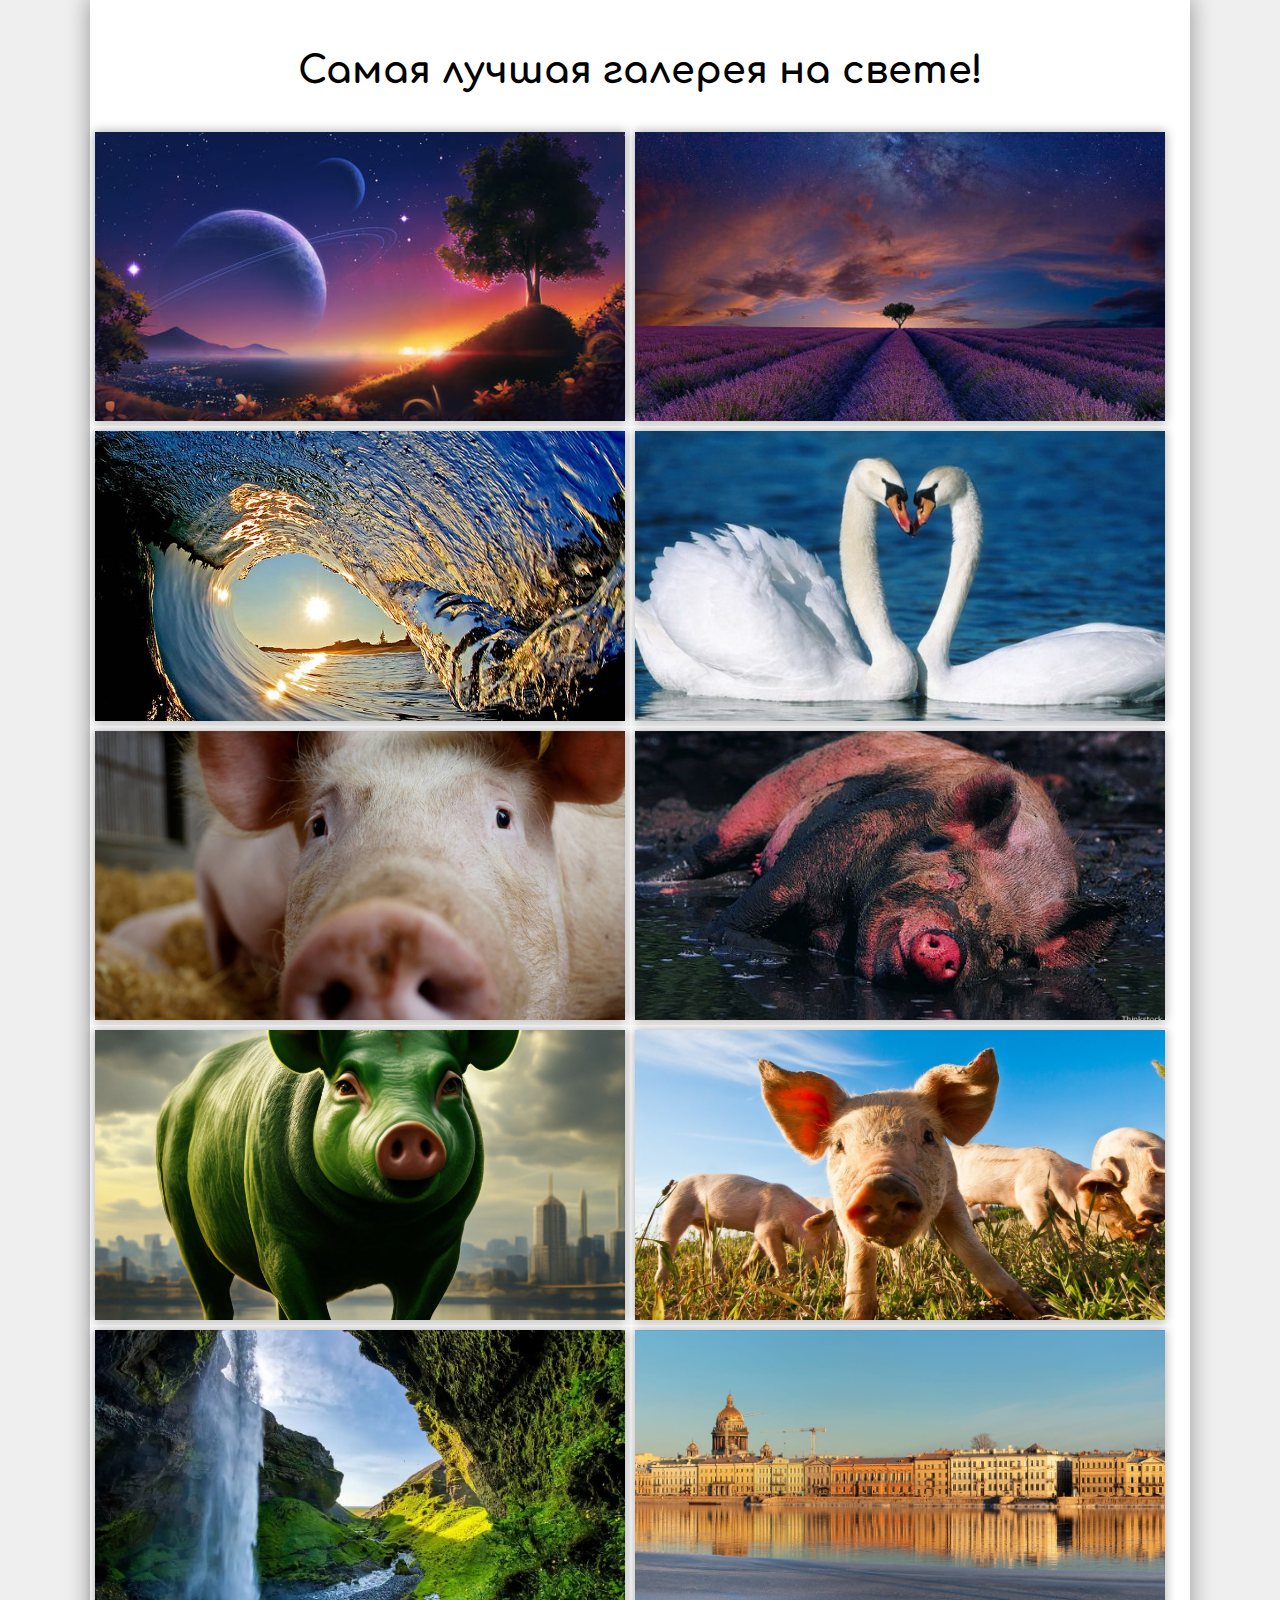
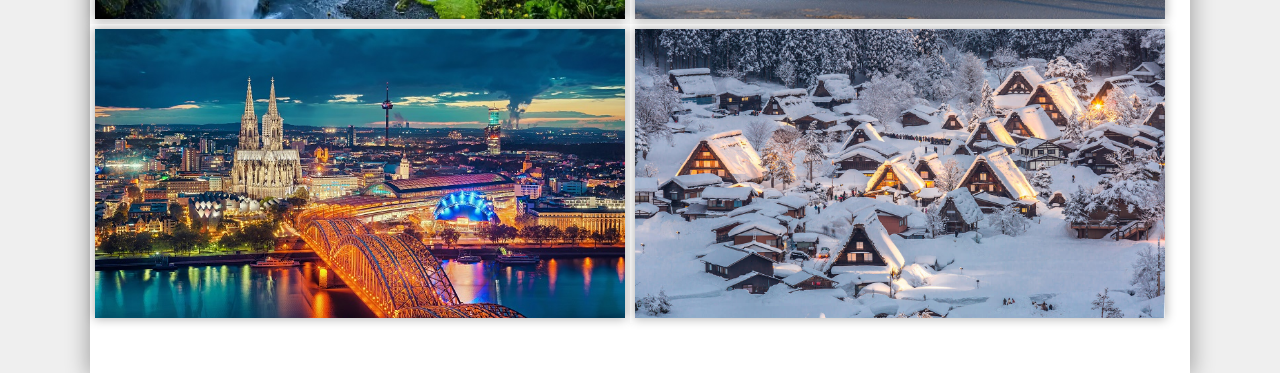
<file: fnifner/index.html>
<!DOCTYPE html>
<html lang="ru">
	<head>
		<meta charset="UTF-8">
		<meta name="viewport" content="width=device-width, initial-scale=1">
		<link href="https://fonts.googleapis.com/css?family=Comfortaa:700" rel="stylesheet">
		<title>Галерея</title>
		<link rel="stylesheet" href="style.css">
		
	</head>
	<body>
		<main class="main">

			<div class="box">
				<h1>Самая лучшая галерея на свете!</h1>
				<a href="img1.jpg" class="link_wrapper" target="_blank"><div class="item" style="background-image: url(img1.jpg);" data-style='background-image: url(img1.jpg);'></div></a>
				<a href="img2.jpg" class="link_wrapper" target="_blank"><div class="item" style="background-image: url(img2.jpg);" data-style='background-image: url(img2.jpg);'></div></a>
				<a href="img3.jpg" class="link_wrapper" target="_blank"><div class="item" style="background-image: url(img3.jpg);" data-style='background-image: url(img3.jpg);'></div></a>
				<a href="im4.jpg" class="link_wrapper" target="_blank"><div class="item" style="background-image: url(img4.jpg);" data-style='background-image: url(img4.jpg);'></div></a>
				<a href="img5.jpg" class="link_wrapper" target="_blank"><div class="item" style="background-image: url(img5.jpg);" data-style='background-image: url(img5.jpg);'></div></a>
				<a href="img6.jpg" class="link_wrapper" target="_blank"><div class="item" style="background-image: url(img6.jpg);" data-style='background-image: url(img6.jpg);'></div></a>
				<a href="img7.jpg" class="link_wrapper" target="_blank"><div class="item" style="background-image: url(img7.jfif);" data-style='background-image: url(img7.jpg);'></div></a>
				<a href="img8.jpg" class="link_wrapper" target="_blank"><div class="item" style="background-image: url(img8.jpg);" data-style='background-image: url(img8.jpg);'></div></a>
				<a href="img9.jpg" class="link_wrapper" target="_blank"><div class="item" style="background-image: url(img9.jpg);" data-style='background-image: url(img9.jpg);'></div></a>
				<a href="img10.jpg" class="link_wrapper" target="_blank"><div class="item" style="background-image: url(img10.jpeg);" data-style='background-image: url(img10.jpg);'></div></a>
				<a href="img11.jpg" class="link_wrapper" target="_blank"><div class="item" style="background-image: url(img11.jpg);" data-style='background-image: url(img11.jpg);'></div></a>
				<a href="img12.jpg" class="link_wrapper" target="_blank"><div class="item" style="background-image: url(img12.jpg);" data-style='background-image: url(img12.jpg);'></div></a>
			</div>
		</main>
	</body>
</html>
</file>
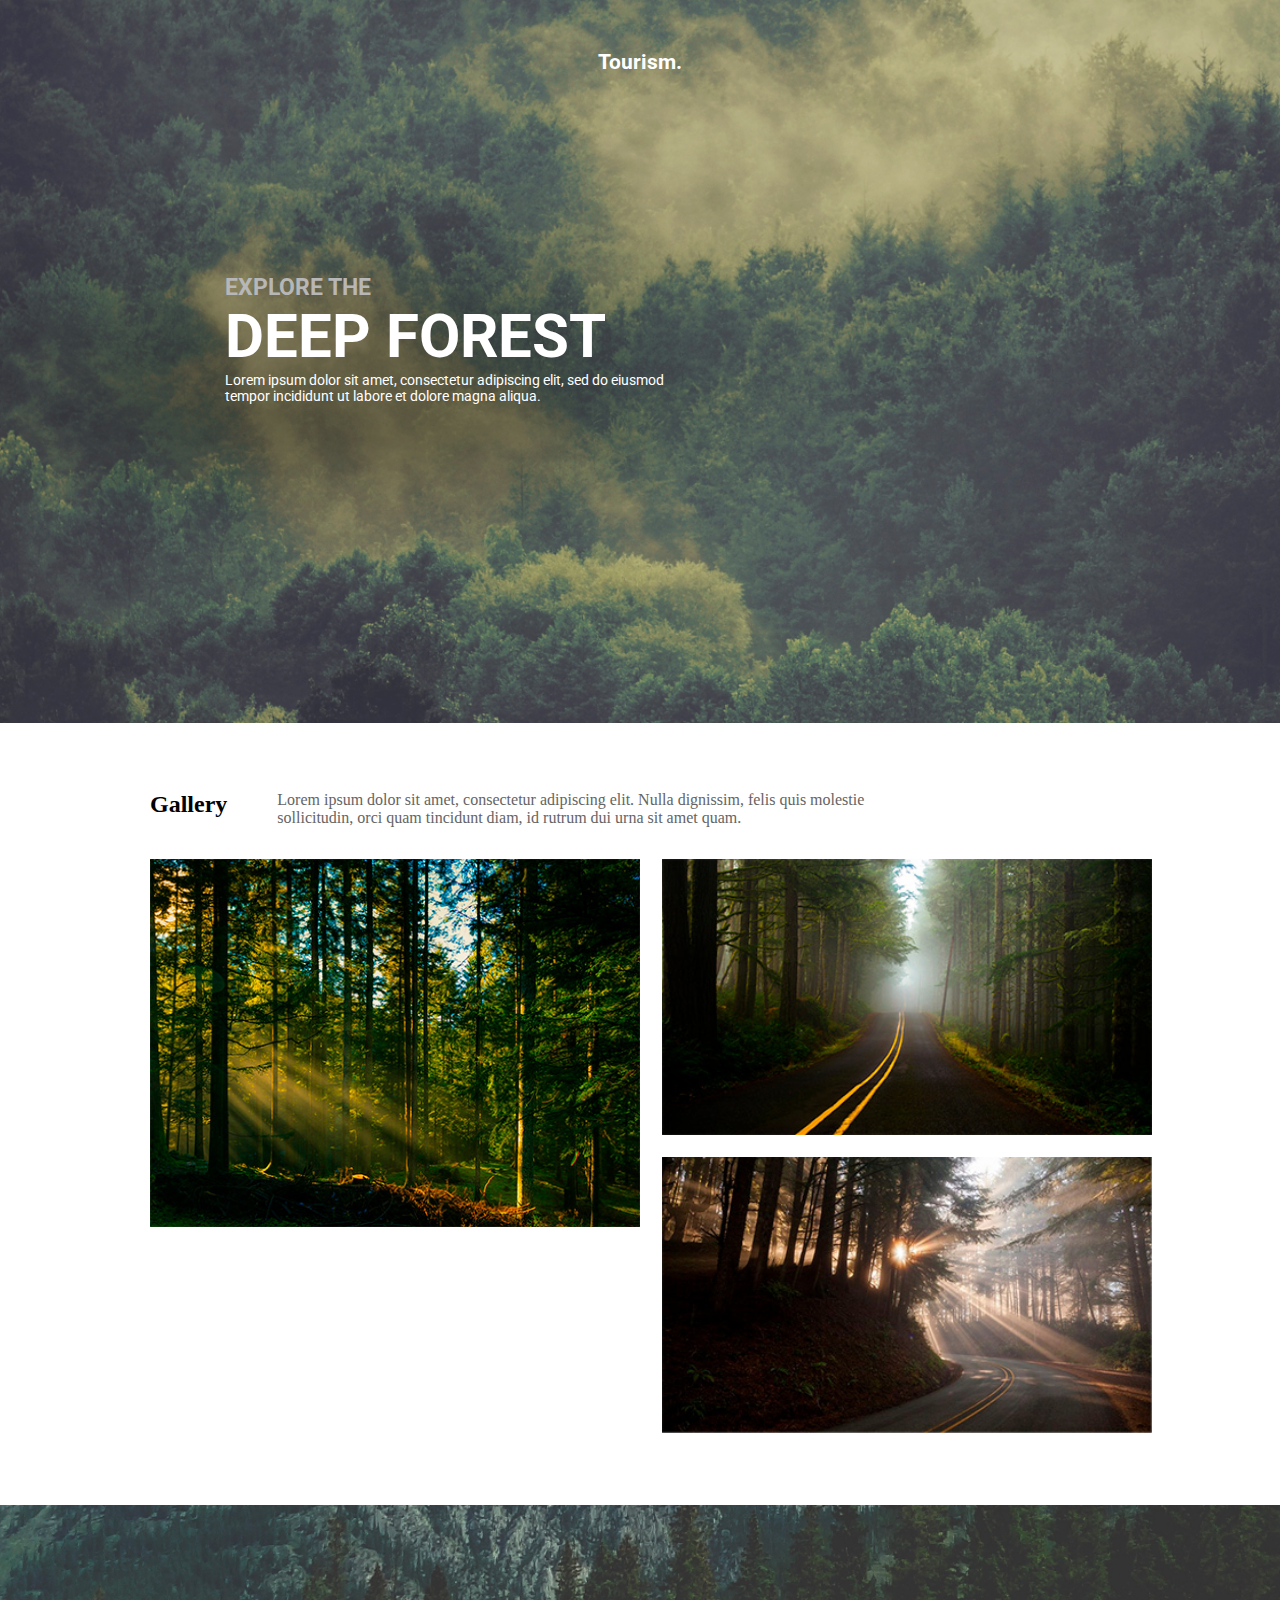
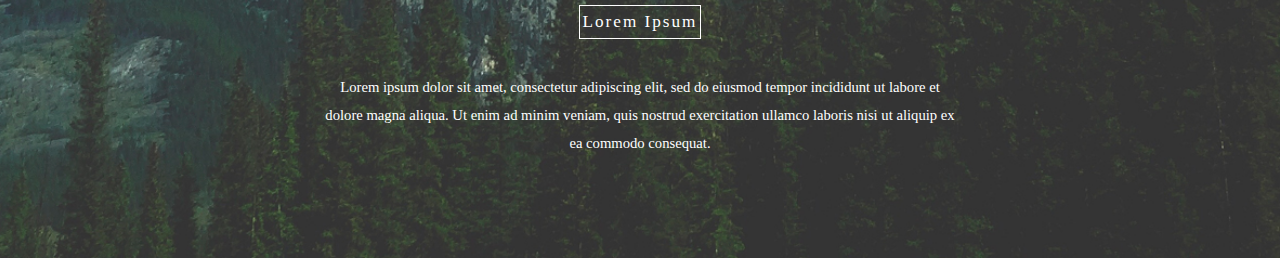
<file: html.tourism/index.html>
<!DOCTYPE html>
<html lang="en">
<head>
    <meta charset="UTF-8">
    <meta name="viewport" content="width=device-width, initial-scale=1.0">
    <title>Tourism</title>
    <link rel="stylesheet" href="style.css">
    <link rel="preconnect" href="https://fonts.googleapis.com">
    <link rel="preconnect" href="https://fonts.gstatic.com" crossorigin>
    <link href="https://fonts.googleapis.com/css2?family=Roboto&display=swap" rel="stylesheet">
    <link href="https://fonts.cdnfonts.com/css/roboto" rel="stylesheet">
</head>
<body>
    <main>
        <section class="One">
             <h1 class="Name">Tourism.</h1>
             <div class="myMargin">
            <h2 class="firstPartOfTheText">EXPLORE THE</h2>
             <h2 class="SecondPartText">DEEP FOREST</h2>
            <p class="Text">Lorem ipsum dolor sit amet, consectetur adipiscing elit, sed do eiusmod <br> tempor incididunt ut labore et dolore magna aliqua.</p>
        </div>
        </section>
        <section class="Two">
            <div class="GalleryText">
                <h2>Gallery</h2>
                <p class="display">Lorem ipsum dolor sit amet, consectetur adipiscing elit. Nulla dignissim, felis quis molestie <br> sollicitudin, orci quam tincidunt diam, id rutrum dui urna sit amet quam. </p>
            </div>
            <div class="imgContanier">
                <div class="col img21">
                    <img src="img21.jpg" alt="forest">
                </div>
                <div class="col">
                    <div class="img22AndImg23">
                        <img src="img22.jpg" alt="roadWithForest" >
                        <img src="img23.jpg" alt="expensiveWithForestAndSun" >
                    </div>
                </div>
            </div>
            </div>
        </section>
        <section class="three">
            <h3 class="LastPartText">Lorem Ipsum</h3>
            <p class="lastText">Lorem ipsum dolor sit amet, consectetur adipiscing elit, sed do eiusmod tempor incididunt ut labore et <br> dolore magna aliqua. Ut enim ad minim veniam, quis nostrud exercitation ullamco laboris nisi ut aliquip ex <br> ea commodo consequat. </p>
        </section>
    </main>
</body>
</html>
</file>
<file: fnifner/style.css>
* {
	margin: 0;
	padding: 0;
	-webkit-box-sizing: border-box;
	-moz-box-sizing: border-box;
	box-sizing: border-box;
}

.main {
	background-color: #efefef;
	font-family: 'Comfortaa', cursive;
}

h1 {
	margin-bottom: 35px;
	width: 100%;
	text-align: center;
	font-size: 38px;
}

.box {
	width: 90%;
	box-shadow: 0 0 20px 3px rgba(0, 0, 0, 0.3);
	padding: 50px 0;
	max-width: 1100px;
	margin: auto;
	background-color: #fff;
	display: flex;
	flex-wrap: wrap;
}

.item {
	width: 100%;
	height: 100%;
	background-color: dodgerblue;
	background-position: center;
	-webkit-background-size: cover;
	background-size: cover;
	box-shadow: 0 0 10px 1px rgba(0, 0, 0, 0.3);
}

.link_wrapper {
	display: block;
	width: calc(100% / 2 - 10px);
	max-height: calc(1100px / 2 / 16 * 9 - 10px);
	height: calc(90vw / 2 / 16 * 9 - 10px);
	border: 5px solid white;
	transition: transform 0.3s ease-in-out;
}

@media all and (min-width: 1024px) {
    .link_wrapper:hover {
        transform: scale(1.1);
        z-index: 10;
        box-shadow: 0 0 30px 5px rgba(0, 0, 0, 0.45);

    }
}

@media all and (max-width: 768px) {
    .link_wrapper {
        width: 100%;
        margin: 5px 0;
        height: calc(90vw / 16 * 9);
    }
}
</file>
<file: html.tourism/style.css>
*{
    margin: 0;
    padding: 0;
}

main{
    font-family: 'Roboto', sans-serif;
}

.Name{
    font-size:21px;
    text-align:center;
    color: rgb(255, 255, 255);
    padding-top: 50px;
}


.firstPartOfTheText{
    font-size: 23px;
    margin-left:225px ;
    margin-bottom: 0px;
    color: rgb(183, 183, 183);
}

.SecondPartText{
    font-size: 60px;
    margin-left: 225px;
    margin-top: 0px;
    margin-bottom: 0px;
    color: rgb(255, 255, 255);
}

.Text{
    font-size: 14px;
    margin-left:225px ;
    margin-top: 0px;
    color: rgb(255, 255, 255);
}

.myMargin{
   margin-top: 200px;
   padding-bottom:319px ;
}

.GalleryText{
    display:flex ; 
    margin-top: 18px;
    font-family: 'Roboto Light';
}

.display{
    margin-left: 50px;
    color:rgb(100, 100, 100) ;
}
.Two{
    padding: 50px 150px;
}
.imgContanier img {
    width: 100%;
}
.imgContanier{
    display: flex;
    flex-direction: row;
    flex-wrap: nowrap;
    width: 100%;

    margin-top: 32px;
}
.col {
    display: flex;
    flex-direction: column;
    flex: 1;
    flex-basis: 100%;
   
}
 

 .img22AndImg23 img{
    display: block;
    width: 100%;
    margin: 0 22px 22px 22px;
 }

.One{
    background-image: url(Layer\ 23.jpg);
    background-repeat: no-repeat;
    background-size: cover;
    background-position: bottom;
    height: 100%;
}

.LastPartText{

    
    border: 1px solid #fff;
    display: flex;
    align-items: center;
    justify-content: center;
    color: #fff;
    margin:  auto;
    padding: 3px;
    width:fit-content;
    margin-bottom: 35px;
    font-weight: 100;
    letter-spacing: 2px;
    font-family: 'Roboto Light';
    padding-top: 0px;
    padding-bottom:0px ;
}

.three{
    background:url(img3.jpg) no-repeat;
    background-position: center;
    background-size: cover;
    width: 100%;
    color:#fff;
    text-align: center;
    font-family: 'Roboto Light';

    font-size: 11pt;
    line-height: 1.9;
    padding-top: 100px;
    padding-bottom: 100px;
}
</file>
